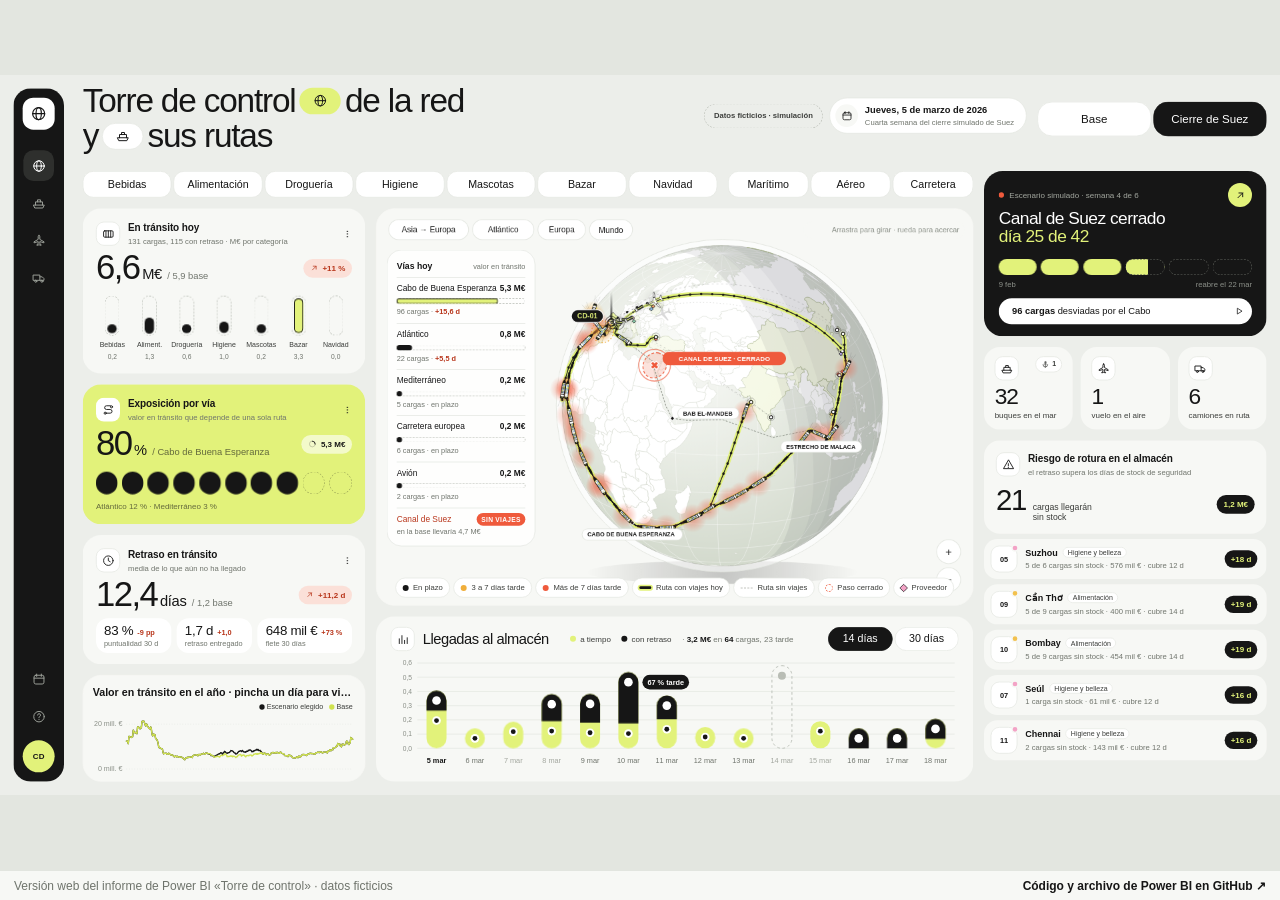
<file: docs/index.html>
<!doctype html>
<html lang="es">
<head>
<meta charset="utf-8">
<meta name="viewport" content="width=device-width, initial-scale=1">
<title>Torre de control · aprovisionamiento global</title>
<meta name="description" content="Informe de Power BI llevado a la web: globo 3D de una red de aprovisionamiento ficticia, día a día, con un cierre simulado del canal de Suez.">
<link rel="icon" href="data:image/svg+xml,%3Csvg xmlns='http://www.w3.org/2000/svg' viewBox='0 0 32 32'%3E%3Ccircle cx='16' cy='16' r='14' fill='%23161616'/%3E%3Cpath d='M4 16h24M16 2c5 4 5 24 0 28M16 2c-5 4-5 24 0 28' stroke='%23E2F27A' stroke-width='2' fill='none'/%3E%3C/svg%3E">
<link rel="stylesheet" href="estilo.css">
</head>
<body>
<div id="exterior">
  <div id="lienzo" aria-live="polite"></div>
</div>
<!-- Barra al pie, como la de Power BI al publicar en la web: el lienzo del informe queda encima, igual que en Power BI -->
<footer id="pie">
  <span class="que">Versión web del informe de Power BI «Torre de control» · datos ficticios</span>
  <a href="https://github.com/santiagomoya1d-dotcom/powerbi-torre-control-global" target="_blank" rel="noopener">Código y archivo de Power BI en GitHub ↗</a>
</footer>
<div id="tooltip" role="tooltip" hidden></div>
<div id="cargando">Cargando la torre de control…</div>
<noscript><p class="sinjs">Esta página necesita JavaScript para dibujar el informe.</p></noscript>
<script type="module" src="js/app.js"></script>
</body>
</html>
</file>
<file: docs/estilo.css>
/* Versión web del informe «Torre de control». La página mide 1920 × 1080 como en Power BI y se escala para caber
   en la ventana («Ajustar a la página»); fuera de ella se ve el color de fondo exterior del informe. */
:root {
  --exterior: #E3E6E0;
  --letra: 'Segoe UI Variable Display', 'Segoe UI', 'Selawik', -apple-system, 'Helvetica Neue', Arial, sans-serif;
}

html, body {
  margin: 0;
  height: 100%;
  overflow: hidden;
  background: var(--exterior);
  font-family: var(--letra);
  -webkit-font-smoothing: antialiased;
}

#exterior { position: fixed; inset: 0 0 var(--pie) 0; overflow: hidden; }

/* Barra al pie con el enlace al repositorio */
:root { --pie: 30px; }
#pie {
  position: fixed; left: 0; right: 0; bottom: 0; height: var(--pie); box-sizing: border-box; padding: 0 14px;
  display: flex; align-items: center; justify-content: space-between; gap: 12px;
  background: #F7F8F5; border-top: 1px solid #E2E5DF; color: #6F746C; font-size: 12px; white-space: nowrap;
}
#pie a { color: #161616; text-decoration: none; font-weight: 600; }
#pie a:hover, #pie a:focus-visible { text-decoration: underline; }
@media (max-width: 640px) { #pie .que { display: none; } #pie { justify-content: flex-end; } }

#lienzo {
  position: absolute;
  width: 1920px;
  height: 1080px;
  transform-origin: 0 0;
  overflow: hidden;
  background: #ECEEEA;
}

/* Contenedor de cada objeto visual: posición, capa, fondo, borde y radio como en el archivo del informe. */
.vis { position: absolute; box-sizing: border-box; overflow: hidden; }
.vis > .cuerpo { position: absolute; overflow: hidden; }
.vis .titulo { position: absolute; white-space: nowrap; overflow: hidden; text-overflow: ellipsis; }
.vis iframe { display: block; border: 0; width: 100%; height: 100%; background: transparent; }

/* Botones del informe: transparentes, encima de los iconos que dibuja el HTML. */
.boton { cursor: pointer; }
.boton:focus-visible { outline: 2px solid #161616; outline-offset: 2px; border-radius: 12px; }

/* Segmentador de botones (advancedSlicerVisual) */
.seg { display: grid; width: 100%; height: 100%; box-sizing: border-box; }
.seg button {
  font: inherit; margin: 0; padding: 0 6px; min-width: 0; cursor: pointer; display: flex; align-items: center;
  justify-content: center; white-space: nowrap; overflow: hidden; text-overflow: ellipsis; box-sizing: border-box;
  -webkit-tap-highlight-color: transparent;
}
.seg button:focus-visible { outline: 2px solid #161616; outline-offset: 1px; }

/* Etiqueta emergente con el aspecto de las de Power BI */
#tooltip {
  position: fixed; z-index: 1000; pointer-events: none; max-width: 360px;
  background: #FFFFFF; color: #252423; border: 1px solid #E1DFDD; border-radius: 4px;
  box-shadow: 0 3.2px 7.2px rgba(0, 0, 0, .13), 0 .6px 1.8px rgba(0, 0, 0, .11);
  font: 12px/1.35 'Segoe UI', 'Selawik', -apple-system, Arial, sans-serif; padding: 6px 10px;
}
#tooltip table { border-collapse: collapse; }
#tooltip td { padding: 2px 0; vertical-align: top; }
#tooltip td.k { color: #605E5C; padding-right: 16px; white-space: nowrap; }
#tooltip td.v { font-weight: 600; }
#tooltip .solo { white-space: nowrap; }

#cargando {
  position: fixed; inset: 0; display: flex; align-items: center; justify-content: center;
  background: var(--exterior); color: #3B3D3A; font-size: 15px; letter-spacing: .01em; z-index: 2000;
  transition: opacity .25s;
}
#cargando.fuera { opacity: 0; pointer-events: none; }
.sinjs { position: fixed; inset: 0; margin: 0; display: grid; place-items: center; font-family: var(--letra); }
</file>
